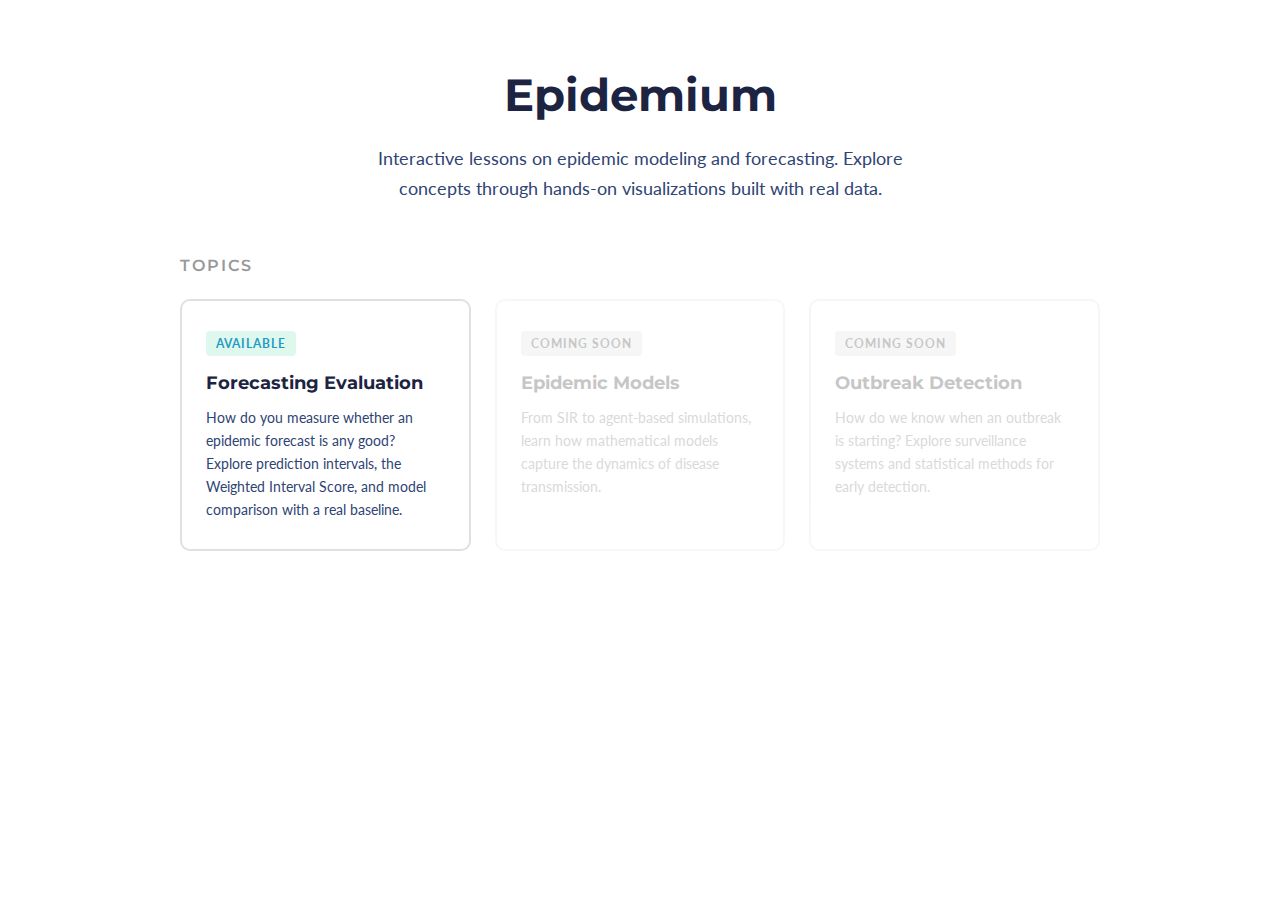
<file: index.html>
<!DOCTYPE html>
<html lang="en">
<head>
    <meta charset="UTF-8">
    <meta name="viewport" content="width=device-width, initial-scale=1.0">
    <title>Epidemium — Learning Epidemic Modeling</title>
    <link rel="preconnect" href="https://fonts.googleapis.com">
    <link rel="preconnect" href="https://fonts.gstatic.com" crossorigin>
    <link href="https://fonts.googleapis.com/css2?family=Montserrat:wght@400;600;700&family=Lato:wght@300;400;700&family=Patrick+Hand&display=swap" rel="stylesheet">
    <style>
        * {
            margin: 0;
            padding: 0;
            box-sizing: border-box;
        }

        body {
            font-family: 'Lato', sans-serif;
            background-color: #ffffff;
            color: #1C2442;
            line-height: 1.6;
        }

        .container {
            max-width: 960px;
            margin: 0 auto;
            padding: 60px 20px;
        }

        .header {
            text-align: center;
            margin-bottom: 50px;
        }

        .header h1 {
            font-family: 'Montserrat', sans-serif;
            font-size: 2.8rem;
            font-weight: 700;
            color: #1C2442;
            margin-bottom: 12px;
        }

        .header p {
            font-size: 1.1rem;
            color: #2F4474;
            max-width: 600px;
            margin: 0 auto;
            line-height: 1.7;
        }

        .topics-heading {
            font-family: 'Montserrat', sans-serif;
            font-size: 1rem;
            font-weight: 600;
            color: #999;
            text-transform: uppercase;
            letter-spacing: 2px;
            margin-bottom: 20px;
        }

        .topic-grid {
            display: grid;
            grid-template-columns: repeat(auto-fill, minmax(270px, 1fr));
            gap: 24px;
        }

        .topic-card {
            display: block;
            padding: 28px 24px;
            border-radius: 10px;
            border: 2px solid #e0e0e0;
            text-decoration: none;
            color: inherit;
            transition: all 0.2s;
        }

        .topic-card:hover {
            border-color: #1E9CC5;
            box-shadow: 0 4px 16px rgba(30, 156, 197, 0.12);
            transform: translateY(-2px);
        }

        .topic-card h3 {
            font-family: 'Montserrat', sans-serif;
            font-size: 1.15rem;
            font-weight: 700;
            color: #1C2442;
            margin-bottom: 8px;
        }

        .topic-card p {
            font-size: 0.9rem;
            color: #2F4474;
            line-height: 1.6;
        }

        .topic-card .tag {
            display: inline-block;
            font-family: 'Lato', sans-serif;
            font-size: 0.75rem;
            font-weight: 700;
            text-transform: uppercase;
            letter-spacing: 1px;
            padding: 3px 10px;
            border-radius: 4px;
            margin-bottom: 12px;
        }

        .tag-active {
            background-color: #DFF8ED;
            color: #1E9CC5;
        }

        .tag-soon {
            background-color: #f0f0f0;
            color: #999;
        }

        .topic-card.coming-soon {
            border-color: #f0f0f0;
            opacity: 0.55;
            cursor: default;
        }

        .topic-card.coming-soon:hover {
            border-color: #f0f0f0;
            box-shadow: none;
            transform: none;
        }

        .topic-card.coming-soon h3 {
            color: #999;
        }

        .topic-card.coming-soon p {
            color: #bbb;
        }
    </style>
</head>
<body>
    <div class="container">
        <div class="header">
            <h1>Epidemium</h1>
            <p>Interactive lessons on epidemic modeling and forecasting. Explore concepts through hands-on visualizations built with real data.</p>
        </div>

        <p class="topics-heading">Topics</p>
        <div class="topic-grid">
            <a class="topic-card" href="forecasting-evaluation.html">
                <span class="tag tag-active">Available</span>
                <h3>Forecasting Evaluation</h3>
                <p>How do you measure whether an epidemic forecast is any good? Explore prediction intervals, the Weighted Interval Score, and model comparison with a real baseline.</p>
            </a>

            <div class="topic-card coming-soon">
                <span class="tag tag-soon">Coming Soon</span>
                <h3>Epidemic Models</h3>
                <p>From SIR to agent-based simulations, learn how mathematical models capture the dynamics of disease transmission.</p>
            </div>

            <div class="topic-card coming-soon">
                <span class="tag tag-soon">Coming Soon</span>
                <h3>Outbreak Detection</h3>
                <p>How do we know when an outbreak is starting? Explore surveillance systems and statistical methods for early detection.</p>
            </div>
        </div>
    </div>
</body>
</html>
</file>
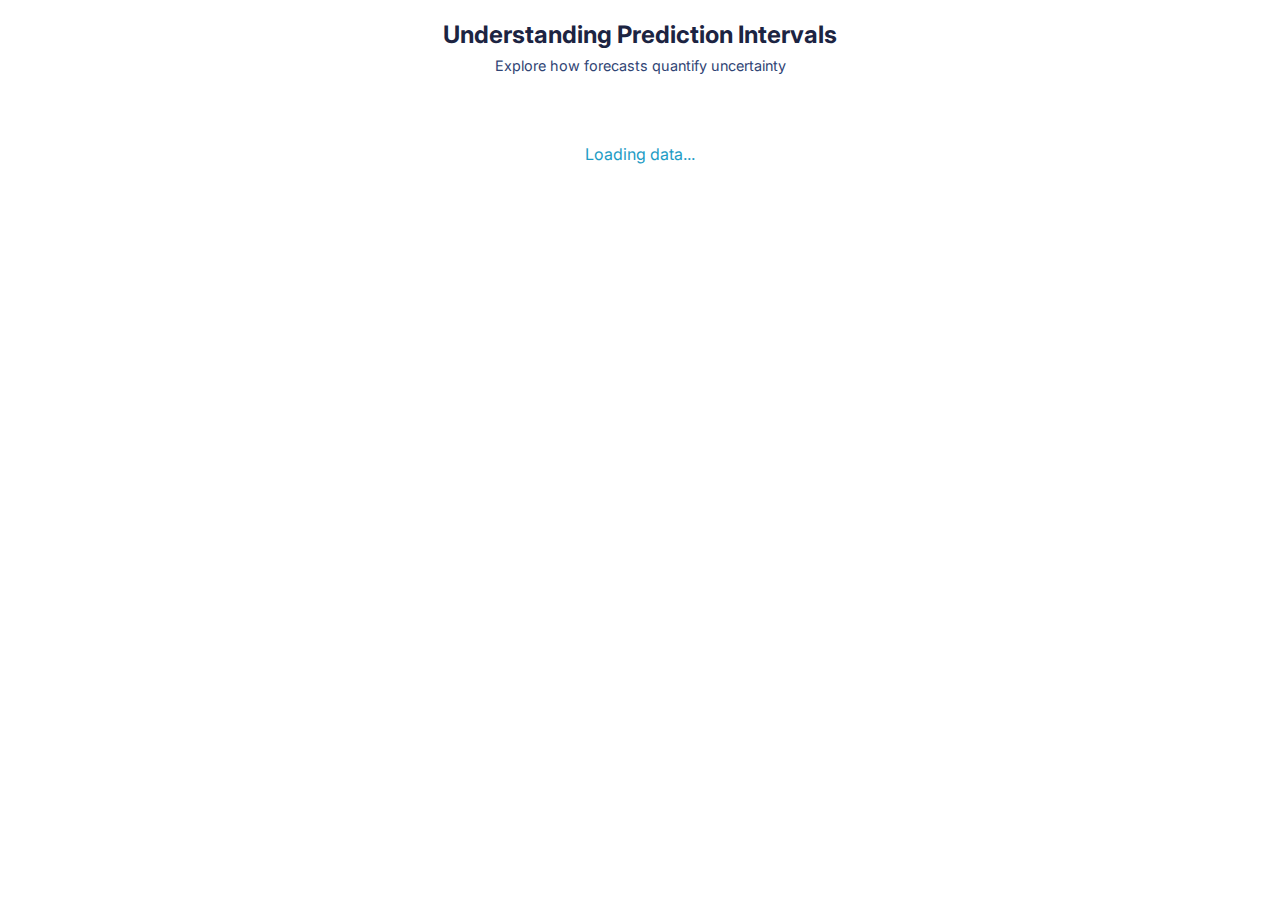
<file: archive/pi-widget.html>
<!DOCTYPE html>
<html lang="en">
<head>
    <meta charset="UTF-8">
    <meta name="viewport" content="width=device-width, initial-scale=1.0">
    <title>Prediction Interval Interactive Widget</title>
    <link href="https://fonts.googleapis.com/css2?family=Inter:wght@400;500;600;700&display=swap" rel="stylesheet">
    <script src="https://d3js.org/d3.v7.min.js"></script>
    <style>
        * {
            margin: 0;
            padding: 0;
            box-sizing: border-box;
        }

        body {
            font-family: 'Inter', sans-serif;
            background-color: #ffffff;
            color: #1C2442;
            padding: 20px;
        }

        .widget-container {
            max-width: 100%;
            margin: 0 auto;
        }

        .header {
            text-align: center;
            margin-bottom: 30px;
        }

        .header h2 {
            font-size: 1.5rem;
            font-weight: 700;
            color: #1C2442;
            margin-bottom: 8px;
        }

        .header p {
            font-size: 0.9rem;
            color: #2F4474;
        }

        .controls {
            display: flex;
            justify-content: center;
            gap: 10px;
            margin-bottom: 20px;
            flex-wrap: wrap;
        }

        .control-btn {
            padding: 8px 16px;
            border: 2px solid #344D84;
            background-color: white;
            color: #344D84;
            border-radius: 6px;
            cursor: pointer;
            font-family: 'Inter', sans-serif;
            font-size: 0.85rem;
            font-weight: 600;
            transition: all 0.2s;
            position: relative;
        }

        .control-btn.active {
            background-color: #344D84;
            color: white;
        }

        .control-btn:hover {
            background-color: #1E9CC5;
            border-color: #1E9CC5;
            color: white;
        }

        .control-btn.info {
            background-color: #DFF8ED;
            border-color: #5ACDC5;
            color: #1C2442;
        }

        .control-btn.info:hover {
            background-color: #5ACDC5;
            color: white;
        }

        #chart {
            width: 100%;
            height: 450px;
            margin-bottom: 20px;
        }

        .tooltip {
            position: absolute;
            padding: 12px;
            background-color: rgba(28, 36, 66, 0.95);
            color: white;
            border-radius: 6px;
            font-size: 0.85rem;
            pointer-events: none;
            opacity: 0;
            transition: opacity 0.2s;
            max-width: 250px;
            box-shadow: 0 4px 12px rgba(0, 0, 0, 0.2);
            z-index: 1000;
        }

        .tooltip.show {
            opacity: 1;
        }

        .tooltip-label {
            font-weight: 600;
            margin-bottom: 4px;
        }

        .tooltip-value {
            font-size: 0.8rem;
            opacity: 0.9;
        }

        .info-panel {
            display: none;
            background-color: #DFF8ED;
            border: 2px solid #5ACDC5;
            border-radius: 8px;
            padding: 20px;
            margin-top: 20px;
            animation: slideIn 0.3s ease-out;
        }

        .info-panel.show {
            display: block;
        }

        @keyframes slideIn {
            from {
                opacity: 0;
                transform: translateY(-10px);
            }
            to {
                opacity: 1;
                transform: translateY(0);
            }
        }

        .info-panel h3 {
            color: #344D84;
            font-size: 1.1rem;
            margin-bottom: 12px;
        }

        .info-panel p {
            line-height: 1.7;
            margin-bottom: 10px;
            font-size: 0.9rem;
        }

        .info-panel .highlight {
            background-color: white;
            padding: 10px;
            border-radius: 4px;
            margin: 10px 0;
            font-weight: 500;
        }

        .legend {
            display: flex;
            justify-content: center;
            gap: 20px;
            margin-top: 15px;
            flex-wrap: wrap;
        }

        .legend-item {
            display: flex;
            align-items: center;
            gap: 8px;
            font-size: 0.85rem;
        }

        .legend-color {
            width: 20px;
            height: 12px;
            border-radius: 2px;
        }

        .loading {
            text-align: center;
            padding: 40px;
            color: #1E9CC5;
        }
    </style>
</head>
<body>
    <div class="widget-container">
        <div class="header">
            <h2>Understanding Prediction Intervals</h2>
            <p>Explore how forecasts quantify uncertainty</p>
        </div>

        <div id="loading" class="loading">Loading data...</div>

        <div id="main-widget" style="display:none;">
            <div class="controls">
                <button class="control-btn active" data-interval="95">95% PI</button>
                <button class="control-btn active" data-interval="80">80% PI</button>
                <button class="control-btn active" data-interval="50">50% PI</button>
                <button class="control-btn info" id="info-btn">ℹ What are PIs?</button>
            </div>

            <div id="chart"></div>

            <div class="legend">
                <div class="legend-item">
                    <div class="legend-color" style="background-color: #1C2442; border-radius: 50%; width: 12px; height: 12px;"></div>
                    <span>Observed Data</span>
                </div>
                <div class="legend-item">
                    <div class="legend-color" style="background-color: #1E9CC5;"></div>
                    <span>Forecast Median</span>
                </div>
                <div class="legend-item">
                    <div class="legend-color" style="background-color: #DFF8ED;"></div>
                    <span>95% PI</span>
                </div>
                <div class="legend-item">
                    <div class="legend-color" style="background-color: #5ACDC5;"></div>
                    <span>80% PI</span>
                </div>
                <div class="legend-item">
                    <div class="legend-color" style="background-color: #344D84;"></div>
                    <span>50% PI</span>
                </div>
            </div>

            <div id="info-panel" class="info-panel">
                <h3>What are Prediction Intervals?</h3>
                <p>Prediction intervals (PIs) quantify uncertainty in forecasts by showing a range where we expect future values to fall with a certain probability.</p>

                <div class="highlight">
                    <strong>Example:</strong> An 80% PI means that if we make 100 forecasts, about 80 of the actual observed values should fall within the predicted range.
                </div>

                <p><strong>Key Points:</strong></p>
                <p>• Wider intervals = higher confidence but less precision</p>
                <p>• Narrower intervals = more precise but lower confidence</p>
                <p>• Good forecasts have coverage close to the nominal level</p>
            </div>
        </div>

        <div class="tooltip" id="tooltip">
            <div class="tooltip-label">Date</div>
            <div class="tooltip-value"></div>
        </div>
    </div>

    <script>
        const COLORS = {
            observed: '#1C2442',
            forecast: '#1E9CC5',
            pi95: '#DFF8ED',
            pi80: '#5ACDC5',
            pi50: '#344D84'
        };

        let chartData = null;
        const tooltip = d3.select('#tooltip');

        async function loadData() {
            try {
                const [forecastRaw, surveillanceRaw] = await Promise.all([
                    d3.csv('forecast.csv'),
                    d3.csv('target.csv')
                ]);

                const forecastByDate = d3.group(forecastRaw, d => d.target_end_date);
                const forecastData = Array.from(forecastByDate, ([date, rows]) => {
                    const q = {};
                    rows.forEach(r => {
                        if (r.output_type === 'quantile') q[r.output_type_id] = +r.value;
                    });
                    return {
                        date: new Date(date),
                        q025: q['0.025'], q100: q['0.1'], q250: q['0.25'],
                        q500: q['0.5'], q750: q['0.75'], q900: q['0.9'], q975: q['0.975']
                    };
                }).sort((a, b) => a.date - b.date);

                const byDate = d3.rollup(surveillanceRaw, v => d3.max(v, d => +d.observation || 0), d => d.target_end_date);
                const surveillanceData = Array.from(byDate, ([date, value]) => ({
                    date: new Date(date),
                    value: value
                })).sort((a, b) => a.date - b.date);

                chartData = { forecast: forecastData, surveillance: surveillanceData };

                document.getElementById('loading').style.display = 'none';
                document.getElementById('main-widget').style.display = 'block';

                drawChart([95, 80, 50]);
                setupControls();

            } catch (error) {
                document.getElementById('loading').innerHTML = `<p style="color: #c00;">Error loading data: ${error.message}</p>`;
            }
        }

        function drawChart(enabledIntervals) {
            const { forecast, surveillance } = chartData;
            d3.select('#chart').selectAll('*').remove();

            const margin = {top: 20, right: 30, bottom: 50, left: 70};
            const container = document.getElementById('chart');
            const width = container.clientWidth - margin.left - margin.right;
            const height = 450 - margin.top - margin.bottom;

            const svg = d3.select('#chart')
                .append('svg')
                .attr('width', width + margin.left + margin.right)
                .attr('height', height + margin.top + margin.bottom)
                .append('g')
                .attr('transform', `translate(${margin.left},${margin.top})`);

            const allDates = [...surveillance.map(d => d.date), ...forecast.map(d => d.date)];
            const allValues = [...surveillance.map(d => d.value), ...forecast.flatMap(d => [d.q025, d.q975])];

            const xScale = d3.scaleTime().domain(d3.extent(allDates)).range([0, width]);
            const yScale = d3.scaleLinear().domain([0, d3.max(allValues) * 1.1]).range([height, 0]);

            // Axes
            svg.append('g')
                .attr('transform', `translate(0,${height})`)
                .call(d3.axisBottom(xScale).ticks(6).tickFormat(d3.timeFormat('%b %d')))
                .style('font-size', '11px');

            svg.append('g')
                .call(d3.axisLeft(yScale).ticks(6))
                .style('font-size', '11px');

            svg.append('text')
                .attr('transform', 'rotate(-90)')
                .attr('y', -50)
                .attr('x', -height / 2)
                .attr('text-anchor', 'middle')
                .style('font-size', '12px')
                .style('font-weight', '600')
                .style('fill', '#1C2442')
                .text('Weekly Hospitalizations');

            // Draw PIs
            const pis = [
                {level: 95, lower: 'q025', upper: 'q975', color: COLORS.pi95, opacity: 0.3},
                {level: 80, lower: 'q100', upper: 'q900', color: COLORS.pi80, opacity: 0.4},
                {level: 50, lower: 'q250', upper: 'q750', color: COLORS.pi50, opacity: 0.5}
            ];

            pis.forEach(pi => {
                if (enabledIntervals.includes(pi.level)) {
                    const area = d3.area()
                        .x(d => xScale(d.date))
                        .y0(d => yScale(d[pi.lower]))
                        .y1(d => yScale(d[pi.upper]));

                    svg.append('path')
                        .datum(forecast)
                        .attr('fill', pi.color)
                        .attr('opacity', pi.opacity)
                        .attr('d', area);

                    // Draw PI bound lines
                    [pi.lower, pi.upper].forEach(bound => {
                        const line = d3.line()
                            .x(d => xScale(d.date))
                            .y(d => yScale(d[bound]));

                        svg.append('path')
                            .datum(forecast)
                            .attr('fill', 'none')
                            .attr('stroke', pi.color)
                            .attr('stroke-width', 1.5)
                            .attr('d', line);
                    });
                }
            });

            // Median forecast line
            const medianLine = d3.line()
                .x(d => xScale(d.date))
                .y(d => yScale(d.q500));

            svg.append('path')
                .datum(forecast)
                .attr('fill', 'none')
                .attr('stroke', COLORS.forecast)
                .attr('stroke-width', 2.5)
                .attr('d', medianLine);

            // Observed dots with hover
            svg.selectAll('.obs-dot')
                .data(surveillance)
                .enter()
                .append('circle')
                .attr('cx', d => xScale(d.date))
                .attr('cy', d => yScale(d.value))
                .attr('r', 4)
                .attr('fill', COLORS.observed)
                .style('cursor', 'pointer')
                .on('mouseover', function(event, d) {
                    d3.select(this).attr('r', 6);
                    const forecastPoint = forecast.find(f => f.date.getTime() === d.date.getTime());
                    let tooltipHTML = `<div class="tooltip-label">Date: ${d3.timeFormat('%b %d, %Y')(d.date)}</div>`;
                    tooltipHTML += `<div class="tooltip-value">Observed: ${d.value.toLocaleString()}</div>`;
                    if (forecastPoint) {
                        tooltipHTML += `<div class="tooltip-value">Forecast: ${Math.round(forecastPoint.q500).toLocaleString()}</div>`;
                        tooltipHTML += `<div class="tooltip-value">95% PI: [${Math.round(forecastPoint.q025).toLocaleString()}, ${Math.round(forecastPoint.q975).toLocaleString()}]</div>`;
                    }
                    tooltip.html(tooltipHTML)
                        .style('left', (event.pageX + 15) + 'px')
                        .style('top', (event.pageY - 15) + 'px')
                        .classed('show', true);
                })
                .on('mouseout', function() {
                    d3.select(this).attr('r', 4);
                    tooltip.classed('show', false);
                });
        }

        function setupControls() {
            document.querySelectorAll('.control-btn[data-interval]').forEach(btn => {
                btn.addEventListener('click', () => {
                    btn.classList.toggle('active');
                    const enabled = Array.from(document.querySelectorAll('.control-btn.active[data-interval]'))
                        .map(b => parseInt(b.dataset.interval));
                    drawChart(enabled);
                });
            });

            document.getElementById('info-btn').addEventListener('click', () => {
                const panel = document.getElementById('info-panel');
                panel.classList.toggle('show');
            });
        }

        loadData();
    </script>
</body>
</html>
</file>
